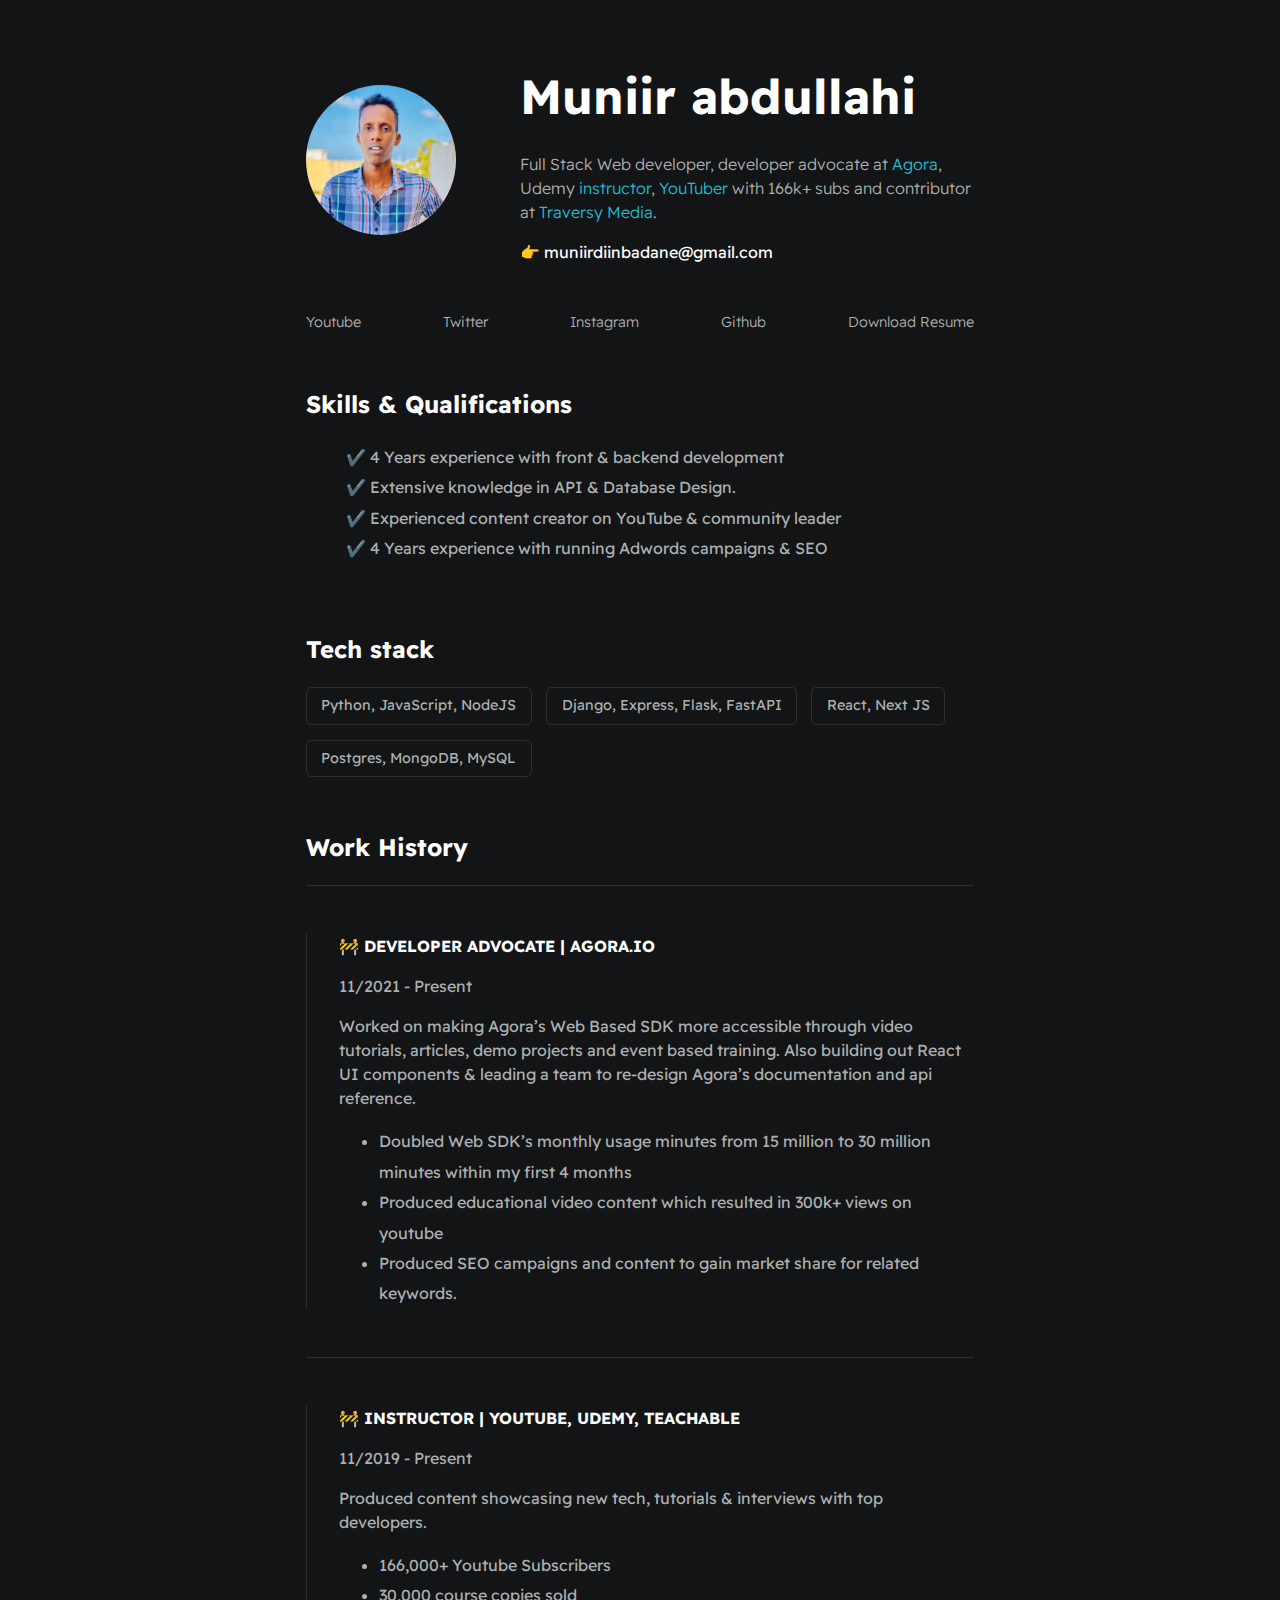
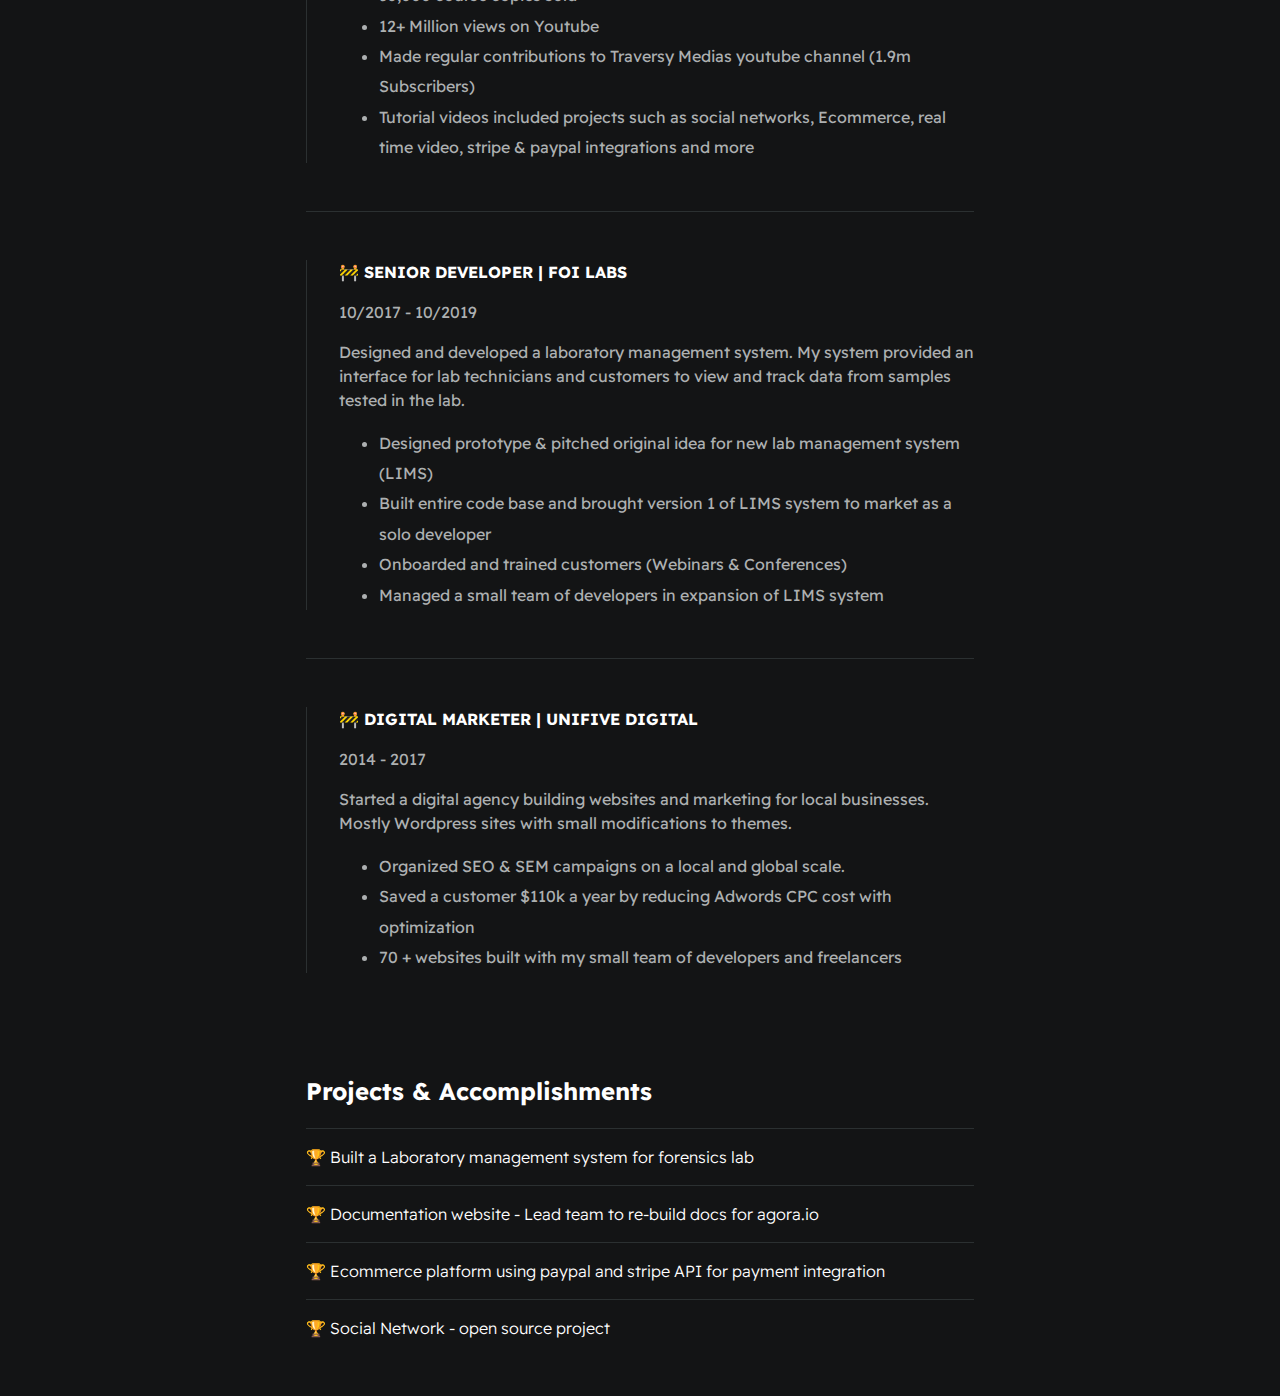
<file: index.html>
<!DOCTYPE html>
<html lang="en">
  <head>
    <meta charset="utf-8" />
    <meta http-equiv="X-UA-Compatible" content="IE=edge" />
    <title>Muniir diinbadane</title>
    <meta name="description" content="" />
    <meta name="viewport" content="width=device-width, initial-scale=1" />
    <link rel="stylesheet" href="./style/main.css" />
  </head>
  <body>
    <div id="container--main">
        
        <section id="wrapper--hero" class="section--page">
            <img id="profile-pic" src="./assets/images/profile_pic.jpg">
            <div>
                <h1 id="user-name">Muniir abdullahi</h1>
                <p id="bio">Full Stack Web developer, developer advocate at <a href="https://www.agora.io/en/" target="_blank">Agora</a>, Udemy <a href="https://www.udemy.com/user/muniiir-abdulahi/" target="_blank">instructor</a>, <a href="https://www.youtube.com/channel/UCiKQt2be9XLdPf1o1J02bJA" target="_blank">YouTuber</a> with 166k+ subs and contributor at <a href="https://youtu.be/PtQiiknWUcI?t=6" target="_blank">Traversy Media</a>.</p>
                <p id="email">👉 muniirdiinbadane@gmail.com</p>
            </div>
        </section>
        
        <section class="section--page">

            <div id="socials--list">
                <a href="https://youtube.com/channel/UCiKQt2be9XLdPf1o1J02bJA" target="_blank">Youtube</a>
                <a href="https://twitter.com/diinbadane" target="_blank">Twitter</a>
                <a href="https://www.instagram.com/diinbadane11" target="_blank">Instagram</a>
                <a href="https://github.com/Muniir-abdullahi" target="_blank">Github</a>
                <a href="./assets/resume.pdf" target="_blank">Download Resume</a>
            </div>
        </section>

        <section class="section--page">
            <h2>Skills & Qualifications</h2>
            <ul id="qualifications--list"">
                <li>✔️ 4 Years experience with front & backend development</li>
                <li>✔️ Extensive knowledge in API & Database Design.</li>
                <li>✔️ Experienced content creator on YouTube & community leader </li>
                <li>✔️ 4 Years experience with running Adwords campaigns & SEO</li>
            </ul>
        </section> 
        
        <section class="section--page">
            <h2>Tech stack</h2>
        
            <div id="wrapper--techstack__items">
                <div class="card--techstack"><span>Python, JavaScript, NodeJS</span></div>
                <div class="card--techstack"><span>Django, Express, Flask, FastAPI</span></div>
                <div class="card--techstack"><span>React, Next JS</span></div>
                <div class="card--techstack"><span>Postgres, MongoDB, MySQL</span></div>
            </div>
        </section>

        <section id="work-history-wrapper" class="section--page">
            <h2>Work History</h2>
        
            <div class="line-break"></div>
            <div class="card--work-history">
                <strong>🚧 DEVELOPER ADVOCATE | AGORA.IO</strong>
                <p>11/2021 - Present</p>
                <p>Worked on making Agora’s Web Based SDK more accessible through video tutorials, articles, demo projects and event based training. Also building out React UI components & leading a team to re-design Agora’s documentation and api reference.</p>
                <ul>
                    <li>Doubled Web SDK’s monthly usage minutes from 15 million to 30 million minutes within my first 4 months</li>
                    <li>Produced educational video content which resulted in 300k+ views on youtube</li>
                    <li>Produced SEO campaigns and content to gain market share for related keywords.</li>
                </ul>
            </div>
        
            <div class="line-break"></div>
        
            <div class="card--work-history">
                <strong>🚧 INSTRUCTOR | YOUTUBE, UDEMY, TEACHABLE</strong>
                <p>11/2019 - Present</p>
                <p>Produced content showcasing new tech, tutorials & interviews with top developers.</p>
                <ul>
                    <li>166,000+ Youtube Subscribers</li>
                    <li>30,000 course copies sold</li>
                    <li>12+ Million views on Youtube</li>
                    <li>Made regular contributions to Traversy Medias youtube channel (1.9m Subscribers)</li>
                    <li>Tutorial videos included projects such as social networks, Ecommerce, real time video, stripe & paypal integrations and more </li>
                </ul>
            </div>
        
            <div class="line-break"></div>
        
            <div class="card--work-history">
                <strong>🚧 SENIOR DEVELOPER | FOI LABS</strong>
                <p>10/2017 - 10/2019</p>
                <p>Designed and developed a laboratory management system. My system
                    provided an interface for lab technicians and customers to view and
                    track data from samples tested in the lab.</p>
                <ul>
                    <li>Designed prototype & pitched original idea for new lab management system (LIMS)</li>
                    <li>Built entire code base and brought version 1 of LIMS system to market as a solo developer</li>
                    <li>Onboarded and trained customers (Webinars & Conferences)</li>
                    <li>Managed a small team of developers in expansion of LIMS system</li>
                </ul>
            </div>
        
            <div class="line-break"></div>
        
            <div class="card--work-history">
                <strong>🚧 DIGITAL MARKETER | UNIFIVE DIGITAL</strong>
                <p>2014 - 2017</p>
                <p>Started a digital agency building websites and marketing for
                    local businesses. Mostly Wordpress sites with small modifications to
                    themes.</p>
                <ul>
                    <li>Organized SEO & SEM campaigns on a local and global scale.</li>
                    <li>Saved a customer $110k a year by reducing Adwords CPC cost with optimization</li>
                    <li>70 + websites built with my small team of developers and freelancers</li>
                </ul>
            </div>
        </section>

        <section class="section--page">
            <h2>Projects & Accomplishments</h2>
        
            <div class="card--project">
                <a href="project1.html"><span>🏆 </span>Built a Laboratory management system for forensics lab</a>
            </div>
        
            <div class="card--project">
                <a href="project1.html" ><span>🏆 </span>Documentation website - Lead team to re-build docs for agora.io</a>
            </div>
        
            <div class="card--project">
                <a href="project1.html" ><span>🏆 </span>Ecommerce platform using paypal and stripe API for payment integration</a>
            </div>
        
            <div class="card--project">
                <a href="project1.html"><span>🏆 </span>Social Network - open source project</a>
            </div>
        
        </section>

    </div>
  </body>
</html>
</file>
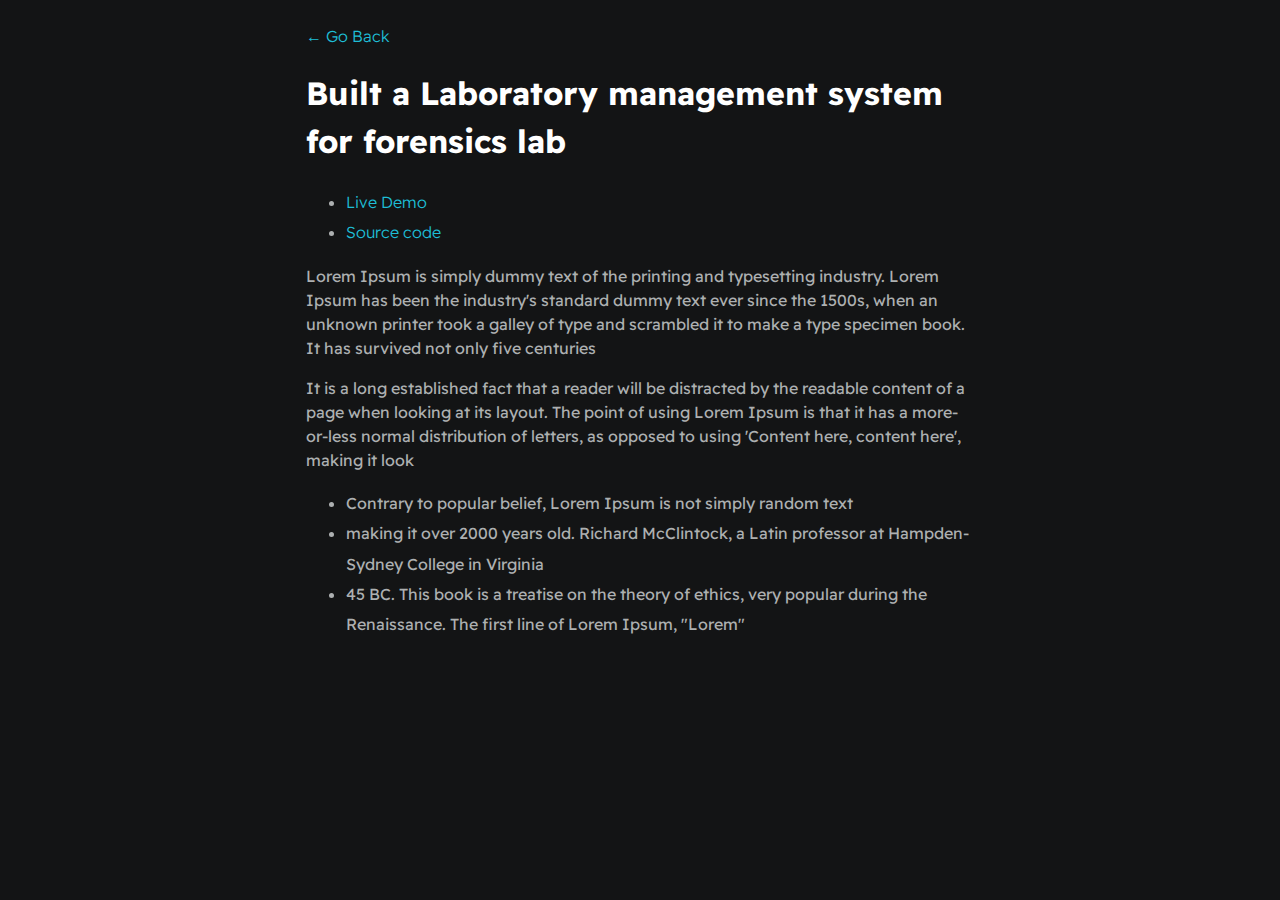
<file: project1.html>
<!DOCTYPE html>
<html>
    <head>
        <meta charset="utf-8">
        <meta http-equiv="X-UA-Compatible" content="IE=edge">
        <title>Muniir diinbadane</title>
        <meta name="description" content="">
        <meta name="viewport" content="width=device-width, initial-scale=1">
        <link rel="stylesheet" href="./style/main.css">
    </head>
    <body>
        <div id="container--main">
            <a href="index.html">&#x2190; Go Back</a>
            <h1>Built a Laboratory management system for forensics lab</h1>

            <ul>
                <li><a href="#">Live Demo</a></li>
                <li><a href="#">Source code</a></li>
            </ul>
            <p>Lorem Ipsum is simply dummy text of the printing and typesetting industry. Lorem Ipsum has been the industry's standard dummy text ever since the 1500s, when an unknown printer took a galley of type and scrambled it to make a type specimen book. It has survived not only five centuries</p>

            <p>It is a long established fact that a reader will be distracted by the readable content of a page when looking at its layout. The point of using Lorem Ipsum is that it has a more-or-less normal distribution of letters, as opposed to using 'Content here, content here', making it look</p>

            <ul>
                <li>Contrary to popular belief, Lorem Ipsum is not simply random text</li>
                <li>making it over 2000 years old. Richard McClintock, a Latin professor at Hampden-Sydney College in Virginia</li>
                <li>45 BC. This book is a treatise on the theory of ethics, very popular during the Renaissance. The first line of Lorem Ipsum, "Lorem"</li>
            </ul>
        </div>
    </body>
</html>
</file>
<file: style/main.css>
@import url('https://fonts.googleapis.com/css2?family=Readex+Pro:wght@300;400;500;600;700&display=swap');

:root{
    --mainTextColor-light:#000;
    --secondaryTextColor-light:rgb(51 51 51);
    --mainLinkColor-light:#0da2b8;
    --mainBorderColor-light:rgb(218, 218, 218);
    --mainBgColor-light:rgb(249, 250,251);

    --mainTextColor-dark:#fff;
    --secondaryTextColor-dark:#adb0b1;
    --mainLinkColor-dark:rgb(30, 190,214);
    --mainBorderColor-dark:#2b3031;
    --mainBgColor-dark:#131415;

    --mainTextColor:var(--mainTextColor-dark);
    --secondaryTextColor:var(--secondaryTextColor-dark);
    --mainLinkColor:var(--mainLinkColor-dark);
    --mainBorderColor:var(--mainBorderColor-dark);
    --mainBgColor:var(--mainBgColor-dark);
}


*{
    font-family: 'Readex Pro';
    line-height: 1.5em;
    box-sizing: border-box;
    color: var(--mainTextColor);

}

body{
    background-color: var(--mainBgColor);            
}

p, span, li{
    color: var(--secondaryTextColor);
    font-size: 1em;
}

a{
    text-decoration: none;
    color: var(--mainLinkColor);
    font-weight: 500;
}

li{
    line-height: 1.9em;
}

#container--main{
    max-width: 700px;
    margin: 0 auto;
    padding: 1em;
}

.section--page{
    padding-top: 1em;
    padding-bottom: 1em;
}

#wrapper--hero{
    display: flex;
    align-items: center;
    gap: 4em;
}

#bio, a{
    font-weight: 300;
}

#user-name{
    font-size: 48px;
    line-height: 1em;
}

#profile-pic{
    width: 150px;
    height: 150px;
    object-fit: cover;
    border-radius: 50%;
}

#email{
    color: var(--mainTextColor);
}

#socials--list{
    display: flex;
    justify-content: space-between;
    column-gap: 1em;
    flex-wrap: wrap;
}

#socials--list a{
    font-weight: 300;
    color: var(--secondaryTextColor);
    font-size: 0.9em;
    transition: 0.3s;
}

#socials--list a:hover{
    font-weight: 100;
    color: var(--mainLinkColor);
    font-size: 0.9em;
}

#qualifications--list{
    list-style: none;
}

#wrapper--techstack__items{
    display: flex;
    flex-wrap: wrap;
    gap: 1em;
    font-size: 0.9em;
}

.card--techstack{
    border: 1px solid var(--mainBorderColor);
    border-radius: 5px;
    padding: 0.5em 1em;
    align-items: center;
}

.card--work-history{
    border-left: 1px solid var(--mainBorderColor);
    margin-top: 3em;
    margin-bottom: 3em;
    padding-left: 2em;
}

.line-break{
    background-color: var(--mainBorderColor);
    height: 1px;
}

.card--project{
    padding-top: 1em;
    padding-bottom: 1em;
    border-top: 1px solid var(--mainBorderColor);
}

.card--project a{
    color: var(--mainTextColor);

    transition: 0.3s;
}

.card--project a:hover{
    color: rgb(30, 190,214);

}

/* responsive */
@media(max-width:600px){

    .section--page{
        padding-top: 1em;
        padding-bottom: 1em;
    }

    #wrapper--hero{
        gap: 1em;
        flex-direction: column;
    }

    #profile-pic{
        width: 200px;
        height: 200px;
    }


    .card--work-history{
        border-left: none;
        padding-left: 0;
    }
}
</file>
